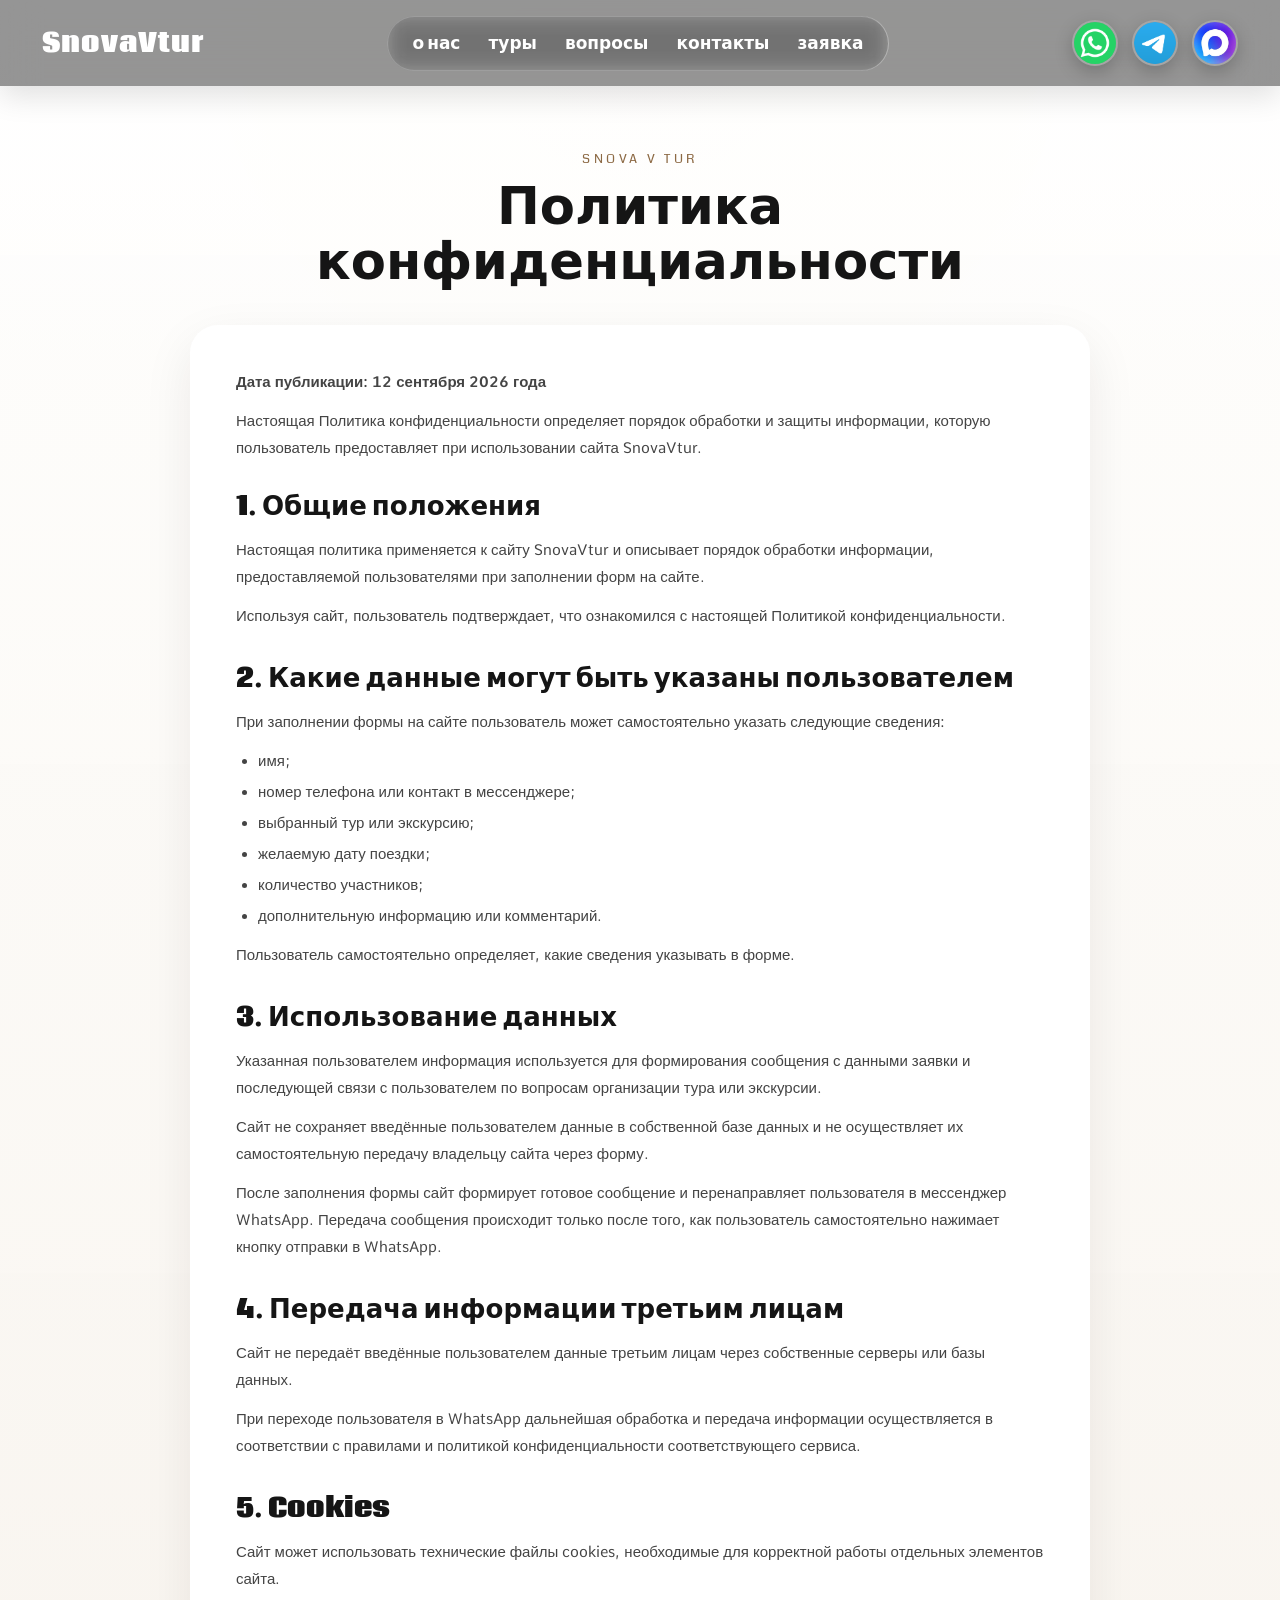
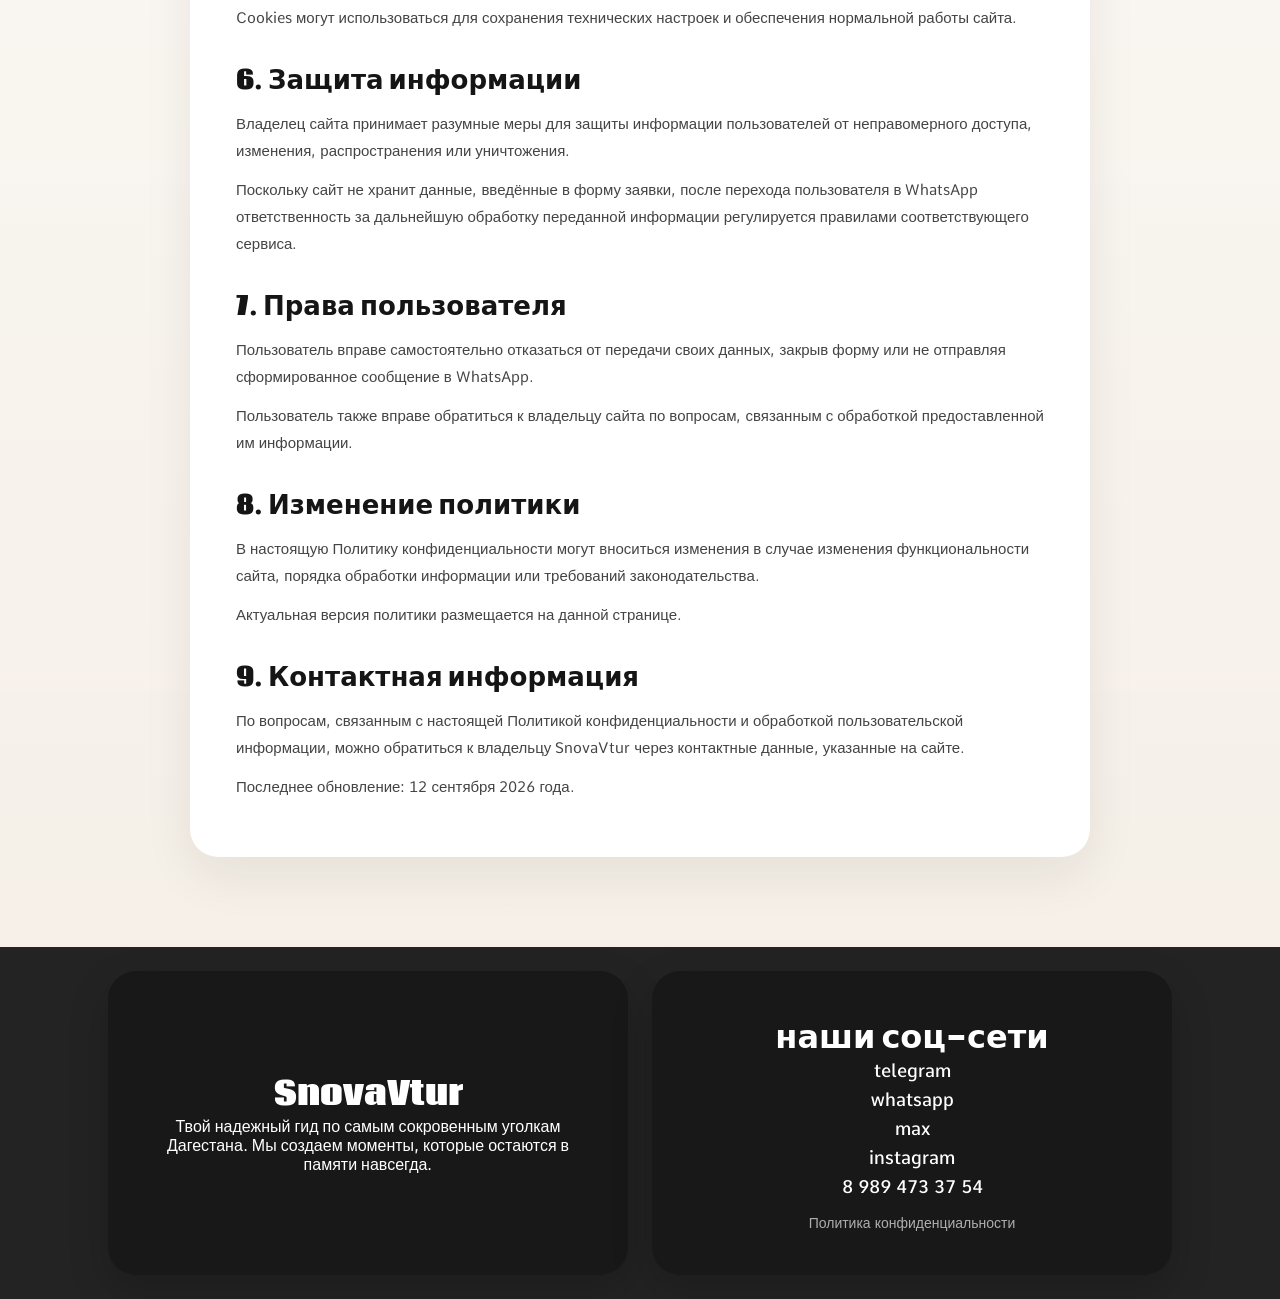
<file: privacy.html>
<!DOCTYPE html>
<html lang="ru">
<head>
    <meta charset="UTF-8">
    <meta name="viewport" content="width=device-width, initial-scale=1.0">
    <title>Политика конфиденциальности — SnovaVtur</title>
    <meta name="description" content="Политика конфиденциальности сайта SnovaVtur — порядок обработки и защиты информации пользователей.">
    <link rel="icon" type="image/svg+xml" href="favicon.svg">
    <link rel="stylesheet" href="style.css">
    <link rel="stylesheet" href="modal.css">
    <link rel="preconnect" href="https://fonts.googleapis.com">
    <link rel="preconnect" href="https://fonts.gstatic.com" crossorigin>
    <link href="https://fonts.googleapis.com/css2?family=Great+Vibes&display=swap" rel="stylesheet">
    <link rel="preconnect" href="https://fonts.googleapis.com">
    <link rel="preconnect" href="https://fonts.gstatic.com" crossorigin>
    <link href="https://fonts.googleapis.com/css2?family=Orelega+One&display=swap" rel="stylesheet">
    <link rel="preconnect" href="https://fonts.googleapis.com">
    <link rel="preconnect" href="https://fonts.gstatic.com" crossorigin>
    <link href="https://fonts.googleapis.com/css2?family=Coda:wght@400;700;800&display=swap" rel="stylesheet">
    <link rel="preconnect" href="https://fonts.googleapis.com">
    <link rel="preconnect" href="https://fonts.gstatic.com" crossorigin>
    <link href="https://fonts.googleapis.com/css2?family=Comme:wght@100..900&display=swap" rel="stylesheet">
</head>
<body>
    <header id="header">
        <a href="index.html">SnovaVtur</a>
        <button class="burger" type="button" aria-label="Открыть меню" aria-expanded="false">
            <span></span>
            <span></span>
            <span></span>
        </button>
        <div class="header-div1">
            <a href="index.html#about">о нас</a>
            <a href="index.html#turi">туры</a>
            <a href="index.html#questions">вопросы</a>
            <a href="index.html#footer">контакты</a>
            <a href="#" data-booking-open>заявка</a>
        </div>
        <div class="header-div2">
            <a href="https://wa.me/79894733754" target="_blank"><img src="img/Whatsapp.png" alt="WhatsApp"></a>
            <a href="https://t.me/Gabbar_Han" target="_blank"><img src="img/Telegram.png" alt="Telegram"></a>
            <a href="https://max.ru/u/f9LHodD0cOI4b3SwYSdN_EWwCpvfoghLmBJbnFuvf1nrCDXVqdGEyd-Ysb4" target="_blank"><img src="img/max.png" alt="Max"></a>
        </div>
    </header>

    <main>
        <section class="privacy">
            <div class="privacy-wrap">
                <div class="section-heading">
                    <p>snova v tur</p>
                    <h2>Политика конфиденциальности</h2>
                </div>
                <article class="privacy-card">
                    <p class="privacy-date">Дата публикации: 12 сентября 2026 года</p>
                    <p class="privacy-lead">Настоящая Политика конфиденциальности определяет порядок обработки и защиты информации, которую пользователь предоставляет при использовании сайта SnovaVtur.</p>

                    <h3>1. Общие положения</h3>
                    <p>Настоящая политика применяется к сайту SnovaVtur и описывает порядок обработки информации, предоставляемой пользователями при заполнении форм на сайте.</p>
                    <p>Используя сайт, пользователь подтверждает, что ознакомился с настоящей Политикой конфиденциальности.</p>

                    <h3>2. Какие данные могут быть указаны пользователем</h3>
                    <p>При заполнении формы на сайте пользователь может самостоятельно указать следующие сведения:</p>
                    <ul>
                        <li>имя;</li>
                        <li>номер телефона или контакт в мессенджере;</li>
                        <li>выбранный тур или экскурсию;</li>
                        <li>желаемую дату поездки;</li>
                        <li>количество участников;</li>
                        <li>дополнительную информацию или комментарий.</li>
                    </ul>
                    <p>Пользователь самостоятельно определяет, какие сведения указывать в форме.</p>

                    <h3>3. Использование данных</h3>
                    <p>Указанная пользователем информация используется для формирования сообщения с данными заявки и последующей связи с пользователем по вопросам организации тура или экскурсии.</p>
                    <p>Сайт не сохраняет введённые пользователем данные в собственной базе данных и не осуществляет их самостоятельную передачу владельцу сайта через форму.</p>
                    <p>После заполнения формы сайт формирует готовое сообщение и перенаправляет пользователя в мессенджер WhatsApp. Передача сообщения происходит только после того, как пользователь самостоятельно нажимает кнопку отправки в WhatsApp.</p>

                    <h3>4. Передача информации третьим лицам</h3>
                    <p>Сайт не передаёт введённые пользователем данные третьим лицам через собственные серверы или базы данных.</p>
                    <p>При переходе пользователя в WhatsApp дальнейшая обработка и передача информации осуществляется в соответствии с правилами и политикой конфиденциальности соответствующего сервиса.</p>

                    <h3>5. Cookies</h3>
                    <p>Сайт может использовать технические файлы cookies, необходимые для корректной работы отдельных элементов сайта.</p>
                    <p>Cookies могут использоваться для сохранения технических настроек и обеспечения нормальной работы сайта.</p>

                    <h3>6. Защита информации</h3>
                    <p>Владелец сайта принимает разумные меры для защиты информации пользователей от неправомерного доступа, изменения, распространения или уничтожения.</p>
                    <p>Поскольку сайт не хранит данные, введённые в форму заявки, после перехода пользователя в WhatsApp ответственность за дальнейшую обработку переданной информации регулируется правилами соответствующего сервиса.</p>

                    <h3>7. Права пользователя</h3>
                    <p>Пользователь вправе самостоятельно отказаться от передачи своих данных, закрыв форму или не отправляя сформированное сообщение в WhatsApp.</p>
                    <p>Пользователь также вправе обратиться к владельцу сайта по вопросам, связанным с обработкой предоставленной им информации.</p>

                    <h3>8. Изменение политики</h3>
                    <p>В настоящую Политику конфиденциальности могут вноситься изменения в случае изменения функциональности сайта, порядка обработки информации или требований законодательства.</p>
                    <p>Актуальная версия политики размещается на данной странице.</p>

                    <h3>9. Контактная информация</h3>
                    <p>По вопросам, связанным с настоящей Политикой конфиденциальности и обработкой пользовательской информации, можно обратиться к владельцу SnovaVtur через контактные данные, указанные на сайте.</p>
                    <p>Последнее обновление: 12 сентября 2026 года.</p>
                </article>
            </div>
        </section>
    </main>

    <footer id="footer">
        <div class="footer-div1">
            <h1>SnovaVtur</h1>
            <p>Твой надежный гид по самым сокровенным уголкам Дагестана. Мы создаем моменты, которые остаются в памяти навсегда.</p>
        </div>
        <div class="footer-div2">
            <h1>наши соц-сети</h1>
            <div>
                <a href="https://t.me/Gabbar_Han" target="_blank" class="mess">telegram</a>
                <a href="https://wa.me/79894733754" target="_blank" class="mess">whatsapp</a>
                <a href="https://max.ru/u/f9LHodD0cOI4b3SwYSdN_EWwCpvfoghLmBJbnFuvf1nrCDXVqdGEyd-Ysb4" target="_blank" class="mess">max</a>
                <a href="https://www.instagram.com/snova_v_tur" target="_blank" class="mess">instagram</a>
                <a href="tel:+79894733754" class="number">8 989 473 37 54</a>
                <a href="privacy.html" class="footer-privacy">Политика конфиденциальности</a>
            </div>
        </div>
    </footer>

    <!-- Модальное окно заявки -->
    <div class="modal-overlay" id="bookingModal" aria-hidden="true">
      <div class="modal" role="dialog" aria-modal="true" aria-labelledby="bookingTitle">
        <button class="modal-close" type="button" aria-label="Закрыть">&times;</button>
        <h2 id="bookingTitle">Заявка на бронирование</h2>
        <p class="modal-sub">Оставьте заявку — мы подберём даты, ответим на вопросы и забронируем вам места.</p>
        <form id="bookingForm" novalidate>
          <p class="modal-error" id="bookingError">Заполните имя и контакты, чтобы мы могли с вами связаться.</p>
          <label>
            <span>Ваше имя</span>
            <input type="text" name="name" placeholder="Иван" required>
          </label>
          <label>
            <span>Телефон или Telegram</span>
            <input type="text" name="contact" placeholder="+7 900 000-00-00" required>
          </label>
          <label>
            <span>Тур или экскурсия</span>
            <select name="tour">
              <option value="">Выберите маршрут</option>
              <option>5-дневный классический тур</option>
              <option>Экспресс-тур в Дагестан (3 дня)</option>
              <option>Горы и море (7 дней)</option>
              <option>Молодёжный тур (5 дней)</option>
              <option>Экскурсия: Дербент и экраноплан Лунь</option>
              <option>Экскурсия: Гоор и Язык Тролля</option>
              <option>Экскурсия: Самурский лес и Хучнинский водопад</option>
              <option>Экскурсия: Сулакский каньон и бархан Сарыкум</option>
              <option>Экскурсия: Хунзах, Матлас и водопады</option>
              <option>Экскурсия: Экскурсия по Махачкале</option>
            </select>
          </label>
          <div class="modal-row">
            <label>
              <span>Дата поездки</span>
              <input type="date" name="date">
            </label>
            <label>
              <span>Количество людей</span>
              <input type="number" name="people" min="1" max="20" placeholder="1">
            </label>
          </div>
          <label>
            <span>Комментарий</span>
            <textarea name="comment" rows="3" placeholder="Ваши пожелания и вопросы"></textarea>
          </label>
          <label class="modal-consent">
            <input type="checkbox" name="consent" required>
            <span>Нажимая кнопку, вы соглашаетесь с <a href="privacy.html" target="_blank" rel="noopener">Политикой конфиденциальности</a></span>
          </label>
          <button type="submit" class="modal-submit">Отправить заявку</button>
          <p class="modal-success" id="bookingSuccess">Спасибо! Ваша заявка принята — мы свяжемся с вами в ближайшее время.</p>
        </form>
      </div>
    </div>

    <script src="script.js"></script>
    <script src="modal.js"></script>
</body>
</html>
</file>
<file: style.css>
body {
  padding: 0;
  margin: 0;
  background: #f4efe8;
}

* {
  margin: 0;
  padding: 0;
  box-sizing: border-box;
}

html {
  scroll-behavior: smooth;
}

body::before {
  content: "";
  position: fixed;
  inset: 0;
  background:
    radial-gradient(circle at top, rgba(255, 136, 0, 0.08), transparent 40%),
    linear-gradient(180deg, #faf7f2 0%, #f4efe8 100%);
  pointer-events: none;
  z-index: -1;
}

img {
  display: block;
  max-width: 100%;
}

section {
  scroll-margin-top: 100px;
}

header {
  display: flex;
  width: 100%;
  min-height: 86px;
  align-items: center;
  justify-content: space-between;
  gap: 20px;
  padding: 14px 42px;
  position: fixed;
  top: 0;
  left: 0;
  z-index: 1000;
  background: rgba(22, 22, 22, 0.45);
  backdrop-filter: blur(18px);
  box-shadow: 0 10px 30px rgba(0, 0, 0, 0.12);
}

header > a {
  font-size: 26px;
  font-weight: 700;
  text-decoration: none;
  cursor: pointer;
  font-family: "Coda", system-ui;
  color: white;
  letter-spacing: 1px;
}

.header-div1 {
  display: flex;
  align-items: center;
  justify-content: center;
  gap: 28px;
  padding: 14px 24px;
  background: rgba(255, 255, 255, 0.14);
  backdrop-filter: blur(10px);
  border: 1px solid rgba(255, 255, 255, 0.18);
  border-radius: 999px;
}

.header-div1 a {
  font-family: "Coda", system-ui;
  font-weight: 700;
  text-decoration: none;
  color: rgb(255, 255, 255);
  font-size: 17px;
  transition: 0.2s;
}

.header-div1 a:hover,
header > a:hover,
.header-div2 a:hover {
  color: #ffb04c;
}

.header-div2 {
  display: flex;
  gap: 14px;
}

.header-div2 img {
  width: 46px;
  height: 46px;
  border-radius: 50%;
  border: 2px solid rgba(255, 255, 255, 0.16);
  box-shadow: 0 6px 18px rgba(0, 0, 0, 0.22);
  transition: transform 0.2s;
}

.header-div2 a:hover img {
  transform: translateY(-2px) scale(1.04);
}

.burger {
  display: none;
  width: 48px;
  height: 48px;
  border: 1px solid rgba(255, 255, 255, 0.18);
  border-radius: 14px;
  background: rgba(255, 255, 255, 0.1);
  align-items: center;
  justify-content: center;
  flex-direction: column;
  gap: 5px;
  cursor: pointer;
}

.burger span {
  width: 22px;
  height: 2px;
  background: white;
  border-radius: 999px;
  transition: 0.25s;
}

.burger.active span:nth-child(1) {
  transform: translateY(7px) rotate(45deg);
}

.burger.active span:nth-child(2) {
  opacity: 0;
}

.burger.active span:nth-child(3) {
  transform: translateY(-7px) rotate(-45deg);
}

.hero {
  width: 100%;
  min-height: 100vh;
  position: relative;
  overflow: hidden;
}

.hero::after {
  content: "";
  position: absolute;
  inset: 0;
  background: linear-gradient(
    180deg,
    rgba(16, 16, 16, 0.22),
    rgba(16, 16, 16, 0.56)
  );
  z-index: 1;
}

.hero-bg {
  position: absolute;
  top: 0;
  left: 0;
  width: 100%;
  height: 100%;
  object-fit: cover;
  filter: saturate(1.1) contrast(1.05);
  transform: scale(1.04);
  z-index: 0;
}

.hero-content {
  position: relative;
  z-index: 2;
  min-height: 100vh;
  display: flex;
  flex-direction: column;
  align-items: center;
  justify-content: center;
  gap: 16px;
  text-align: center;
  color: white;
  padding: 120px 20px 80px;
}

.hero-tag {
  font-family: "Coda", system-ui;
  letter-spacing: 0.32em;
  text-transform: uppercase;
  font-size: 13px;
  color: rgba(255, 255, 255, 0.82);
}

.hero h3 {
  text-shadow: 0px 0px 30px rgba(0, 0, 0, 0.8);
  font-family: "Great Vibes";
  font-size: clamp(58px, 10vw, 110px);
  line-height: 0.9;
}

.hero h4 {
  text-shadow: 0px 0px 30px rgba(0, 0, 0, 0.8);
  font-weight: 300;
  font-family: "Orelega One";
  font-size: clamp(54px, 9vw, 108px);
  line-height: 0.95;
  color: #ff9500;
}

.hero-subtitle {
  max-width: 720px;
  font-family: "Comme", sans-serif;
  font-size: 20px;
  line-height: 1.6;
  color: rgba(255, 255, 255, 0.92);
}

.hero a {
  display: inline-flex;
  align-items: center;
  justify-content: center;
  min-width: 280px;
  height: 70px;
  padding: 0 32px;
  border-radius: 999px;
  font-family: "Coda", system-ui;
  font-weight: 700;
  font-size: 22px;
  color: white;
  background: linear-gradient(135deg, #ff8800, #ffb347);
  margin-top: 8px;
  text-decoration: none;
  box-shadow: 0 18px 40px rgba(255, 136, 0, 0.35);
  transition: 0.25s;
}

.hero a:hover {
  transform: translateY(-2px);
  color: #ff8800;
  background: white;
}

.about,
.turi,
.questions,
footer {
  position: relative;
  z-index: 1;
}

.about,
.turi,
.questions {
  padding: 90px 0;
}

.about {
  background: linear-gradient(
    180deg,
    rgba(255, 255, 255, 0.72),
    rgba(255, 255, 255, 0.94)
  );
}

.section-heading {
  width: min(1180px, calc(100% - 40px));
  margin: 0 auto 34px;
  text-align: center;
  font-family: "Coda", system-ui;
}

.section-heading p {
  text-transform: uppercase;
  letter-spacing: 0.26em;
  font-size: 13px;
  color: #8d6a45;
  margin-bottom: 12px;
}

.section-heading h2 {
  font-size: clamp(32px, 4vw, 56px);
  line-height: 1.08;
  color: #151515;
}

.section-heading-light p {
  color: rgba(255, 255, 255, 0.7);
}

.section-heading-light h2 {
  color: white;
}

.about-content {
  width: min(1320px, calc(100% - 40px));
  margin: 0 auto;
  display: grid;
  grid-template-columns: 0.9fr 1.2fr 0.9fr;
  gap: 24px;
  align-items: stretch;
}

.about-card,
.about-text,
.about-imgdiv {
  border-radius: 28px;
  overflow: hidden;
  box-shadow: 0 18px 50px rgba(34, 24, 16, 0.08);
}

.about-card-large {
  min-height: 560px;
}

.about-img1,
.about-img2,
.about-img3 {
  width: 100%;
  height: 100%;
  object-fit: cover;
}

.about-imgdiv {
  display: grid;
  grid-template-rows: 1fr 1fr;
  gap: 18px;
  background: transparent;
}

.about-text {
  background: rgba(255, 255, 255, 0.9);
  border: 1px solid rgba(255, 255, 255, 0.7);
  padding: 34px;
  display: flex;
  flex-direction: column;
  justify-content: center;
  text-align: left;
}

.about-text h1 {
  font-size: clamp(28px, 3vw, 42px);
  font-family: "Coda", system-ui;
  font-weight: 800;
  margin-bottom: 16px;
}

.about-text h2 {
  color: #ff8800;
  font-size: clamp(18px, 2vw, 24px);
  font-family: "Coda", system-ui;
  font-weight: 700;
  margin-bottom: 18px;
}

.about-text p {
  font-size: 15px;
  line-height: 1.8;
  font-family: "Comme", sans-serif;
  color: #414141;
  margin-top: 12px;
}

.about-highlights {
  display: flex;
  flex-wrap: wrap;
  gap: 12px;
  margin-top: 24px;
}

.about-highlights span,
.turi-intro,
.questions-div2 p,
.questions-div2 a,
.footer-div1 p,
.footer-div2 a,
.footer-div2 p {
  font-family: "Comme", sans-serif;
}

.about-highlights span {
  padding: 10px 16px;
  border-radius: 999px;
  background: rgba(255, 136, 0, 0.1);
  color: #b85f00;
  font-weight: 700;
}

.turi {
  background: linear-gradient(180deg, #2f2f2f 0%, #3c3a38 100%);
  color: white;
}

.turi-intro {
  width: min(900px, calc(100% - 40px));
  margin: 0 auto 24px;
  text-align: center;
  color: rgba(255, 255, 255, 0.82);
  font-size: 16px;
  line-height: 1.7;
}

.card-1 {
  font-family: "Comme", sans-serif;
  font-weight: 700;
  width: 100%;
  height: 100%;
  background: rgba(255, 255, 255, 0.96);
  color: black;
  border-radius: 26px;
  overflow: hidden;
  box-shadow: 0 18px 40px rgba(0, 0, 0, 0.18);
  transition: 0.25s;
}

.card-1:hover {
  transform: translateY(-6px);
}

.card-1 img {
  object-fit: cover;
  object-position: center;
  width: 100%;
  height: 220px;
}

.card-text-1 {
  min-height: 170px;
  padding: 20px 22px 14px;
}

.card-text-1 h1 {
  font-size: 20px;
  margin-bottom: 10px;
}

.card-text-1 p {
  font-size: 13px;
  line-height: 1.65;
  color: rgb(57, 57, 57);
}

.card-text-2 {
  display: flex;
  align-items: center;
  justify-content: space-between;
  gap: 14px;
  padding: 16px 22px 22px;
  border-top: 1px solid #ece6de;
}

.card-text-2 p {
  font-size: 14px;
  line-height: 1.4;
}

.card-text-2 span {
  color: #7d7d7d;
  font-size: 12px;
}

.card-text-2 a {
  font-family: "Coda", system-ui;
  font-weight: 700;
  color: white;
  background: linear-gradient(135deg, #ff8800, #ffb347);
  display: inline-flex;
  align-items: center;
  justify-content: center;
  min-width: 140px;
  height: 44px;
  border-radius: 999px;
  text-decoration: none;
  transition: 0.2s;
}

.card-text-2 a:hover {
  color: #ff8800;
  background: white;
  outline: 2px solid #ff8800;
}

.include-grid {
  display: grid;
  grid-template-columns: repeat(auto-fit, minmax(220px, 1fr));
  gap: 20px;
}

.include-card {
  background: white;
  border-radius: 24px;
  padding: 24px;
  box-shadow: 0 16px 36px rgba(0, 0, 0, 0.08);
}

.include-card h3 {
  font-family: "Coda", system-ui;
  font-size: 20px;
  margin-bottom: 10px;
}

.include-card p {
  line-height: 1.8;
  color: #454545;
}

.turi-grid {
  width: min(1320px, calc(100% - 40px));
  display: grid;
  grid-template-columns: repeat(3, minmax(0, 1fr));
  gap: 22px;
  margin: 0 auto 20px;
}

.card-1 {
  display: block;
}

.hide {
  display: none;
}

.filter-buttons {
  margin: 0 auto 28px;
  display: flex;
  gap: 10px;
  justify-content: center;
  flex-wrap: wrap;
}

.filter-buttons button,
.filter-btn {
  padding: 12px 22px;
  cursor: pointer;
  background: rgba(255, 255, 255, 0.08);
  color: white;
  border: 1px solid rgba(255, 255, 255, 0.18);
  border-radius: 999px;
  transition: 0.25s;
}

.filter-buttons button:hover,
.filter-btn.active {
  color: #ff8800;
  background-color: white;
}

.questions {
  font-weight: 700;
  font-family: "Comme", sans-serif;
  width: 100%;
  background: linear-gradient(
    180deg,
    rgba(255, 255, 255, 0.94),
    rgba(245, 239, 232, 0.96)
  );
}

.questions-div1 {
  width: min(1320px, calc(100% - 40px));
  margin: 0 auto;
  display: grid;
  grid-template-columns: 1.2fr 0.9fr;
  gap: 40px;
  align-items: start;
}

.qs-text1 {
  background: white;
  border-radius: 28px;
  padding: 34px;
  box-shadow: 0 18px 50px rgba(34, 24, 16, 0.08);
}

.qs-text1 p {
  font-weight: 500;
  font-size: 16px;
  margin: 10px 0;
  line-height: 1.8;
  color: #444;
}

.qs-text1 h1,
.qs-text2 h1 {
  font-family: "Coda", system-ui;
  margin-bottom: 24px;
  font-size: 34px;
}

.qs-text2 {
  display: flex;
  flex-direction: column;
  gap: 18px;
}

.accordion {
  width: 100%;
  background: white;
  border-radius: 20px;
  padding: 0 22px;
  box-shadow: 0 16px 40px rgba(34, 24, 16, 0.07);
  cursor: pointer;
}

.accordion-header {
  display: flex;
  justify-content: space-between;
  align-items: center;
  margin-top: 0;
  padding: 22px 0;
  font-weight: bold;
  font-size: 18px;
  gap: 16px;
}

.accordion-header span {
  line-height: 1.5;
}

.icon {
  width: 20px;
  height: 20px;
  position: relative;
  transition: transform 0.3s ease;
  flex-shrink: 0;
}

.icon::before,
.icon::after {
  content: "";
  position: absolute;
  background-color: #333;
  top: 50%;
  left: 0;
  width: 100%;
  height: 2px;
}

.icon::after {
  transform: rotate(90deg);
}

.accordion.active .icon {
  transform: rotate(45deg);
}

.accordion-content {
  font-weight: 500;
  color: #5a5a5a;
  max-height: 0;
  overflow: hidden;
  transition: max-height 0.3s ease-out;
}

.accordion-content p {
  padding-bottom: 20px;
  line-height: 1.7;
}

.accordion.active .accordion-content {
  max-height: 500px;
}

.questions-div2 {
  width: min(1320px, calc(100% - 40px));
  margin: 40px auto 0;
  display: flex;
  flex-direction: column;
  align-items: center;
  text-align: center;
  font-size: 22px;
}

.questions-div2 p {
  line-height: 1.6;
  color: #333;
}

.questions-div2 a {
  text-decoration: none;
  color: rgb(255, 255, 255);
  margin-top: 26px;
  background: linear-gradient(135deg, #ff8800, #ffb347);
  display: flex;
  align-items: center;
  justify-content: center;
  width: 350px;
  height: 60px;
  border-radius: 999px;
  transition: 0.2s;
  font-size: 18px;
}

.questions-div2 a:hover {
  color: #ff8800;
  background-color: white;
  outline: 2px solid #ff8800;
}

.poloska {
  background: linear-gradient(90deg, transparent, #333, transparent);
  width: min(1500px, 100%);
  height: 1px;
}

footer {
  background: #232323;
  display: flex;
  justify-content: center;
  gap: 24px;
  padding: 24px 20px;
  width: 100%;
  color: white;
  font-family: "Coda", system-ui;
  font-weight: 700;
}

footer a {
  font-weight: 500;
}

footer p {
  font-weight: 500;
}

.footer-div1,
.footer-div2 {
  background: #181818;
  width: min(520px, 100%);
  border-radius: 28px;
  display: flex;
  flex-direction: column;
  align-items: center;
  justify-content: center;
  padding: 44px;
  text-align: center;
  box-shadow: 0 16px 40px rgba(0, 0, 0, 0.18);
}

.footer-div2 div {
  display: flex;
  flex-direction: column;
  align-items: center;
  justify-content: center;
  gap: 8px;
}

.footer-div2 a {
  text-decoration: none;
  color: white;
  font-size: 18px;
  transition: 0.2s;
}

.footer-div2 a:hover {
  color: #ff8800;
}

.footer-privacy {
  margin-top: 10px;
  font-size: 14px !important;
  color: rgba(255, 255, 255, 0.65) !important;
  text-decoration: underline;
  text-underline-offset: 3px;
}

.footer-privacy:hover {
  color: #ff8800 !important;
}

/* ===== Страница политики конфиденциальности ===== */
.privacy {
  padding: 150px 0 90px;
  background: linear-gradient(
    180deg,
    rgba(255, 255, 255, 0.94),
    rgba(245, 239, 232, 0.96)
  );
  position: relative;
  z-index: 1;
}

.privacy-wrap {
  width: min(900px, calc(100% - 40px));
  margin: 0 auto;
}

.privacy-card {
  background: white;
  border-radius: 28px;
  padding: 44px 46px;
  box-shadow: 0 18px 50px rgba(34, 24, 16, 0.08);
}

.privacy-date {
  font-family: "Comme", sans-serif;
  font-size: 14px;
  font-weight: 600;
  color: #8d6a45;
  margin-bottom: 18px;
}

.privacy-lead {
  font-family: "Comme", sans-serif;
  font-size: 17px;
  line-height: 1.8;
  color: #333;
  margin-bottom: 10px;
}

.privacy-card h3 {
  font-family: "Coda", system-ui;
  font-size: clamp(20px, 2.4vw, 26px);
  color: #151515;
  margin: 30px 0 12px;
}

.privacy-card h3:first-of-type {
  margin-top: 26px;
}

.privacy-card p {
  font-family: "Comme", sans-serif;
  font-size: 15px;
  line-height: 1.8;
  color: #444;
  margin-bottom: 12px;
}

.privacy-card ul {
  margin: 12px 0 12px 22px;
  font-family: "Comme", sans-serif;
  font-size: 15px;
  line-height: 1.8;
  color: #444;
}

.privacy-card ul li {
  margin-bottom: 4px;
}

@media (max-width: 1200px) {
  .about-content,
  .questions-div1,
  .turi-grid {
    grid-template-columns: 1fr;
  }

  .about-card-large,
  .about-imgdiv {
    min-height: 320px;
  }

  .about-imgdiv {
    grid-template-rows: repeat(2, 220px);
  }
}

@media (max-width: 900px) {
  header {
    padding: 12px 18px;
    flex-wrap: wrap;
    justify-content: space-around;
  }

  .header-div1 {
    order: 3;
    width: 100%;
    flex-wrap: wrap;
    border-radius: 24px;
    padding: 12px 16px;
  }

  .hero-subtitle {
    font-size: 16px;
  }

  .about,
  .turi,
  .questions {
    padding: 70px 0;
  }

  .card-1 img {
    height: 240px;
  }

  footer {
    flex-direction: column;
    align-items: center;
  }
}

@media (max-width: 560px) {
  header > a {
    font-size: 22px;
  }

  .burger {
    display: inline-flex;
  }

  .header-div1 {
    visibility: hidden;
    opacity: 0;
    transform: translateY(-8px);
    transition: visibility 0.25s, opacity 0.25s, transform 0.25s;
    position: absolute;
    top: calc(100% + 10px);
    left: 16px;
    right: 16px;
    width: auto;
    flex-direction: column;
    align-items: flex-start;
    gap: 14px;
    padding: 18px;
    border-radius: 22px;
    background: rgba(22, 22, 22, 0.95);
    border: 1px solid rgba(255, 255, 255, 0.12);
    box-shadow: 0 18px 40px rgba(0, 0, 0, 0.2);
  }

  .header-div1.open {
    visibility: visible;
    opacity: 1;
    transform: translateY(0);
  }

  .header-div1 a {
    width: 100%;
  }

  .header-div2 {
    display: none;
  }

  .header-div2 img {
    width: 38px;
    height: 38px;
  }

  .hero-content {
    padding-top: 140px;
  }

  .hero a,
  .questions-div2 a {
    width: 100%;
    max-width: 320px;
  }

  .about-text,
  .qs-text1,
  .privacy-card {
    padding: 24px 18px;
  }

  .privacy {
    padding: 130px 0 60px;
  }

  .card-text-2 {
    flex-direction: column;
    align-items: flex-start;
  }

  .card-text-2 a {
    width: 100%;
  }
}
</file>
<file: modal.css>
/* ===== Модальное окно заявки ===== */
.modal-overlay {
  position: fixed;
  inset: 0;
  z-index: 2000;
  background: rgba(16, 16, 16, 0.6);
  backdrop-filter: blur(6px);
  display: flex;
  align-items: center;
  justify-content: center;
  padding: 20px;
  opacity: 0;
  visibility: hidden;
  transition: opacity 0.25s ease, visibility 0.25s ease;
}

.modal-overlay.open {
  opacity: 1;
  visibility: visible;
}

.modal {
  position: relative;
  width: min(540px, 100%);
  max-height: 90vh;
  overflow-y: auto;
  background: #fbf8f3;
  border-radius: 28px;
  padding: 36px 34px 30px;
  box-shadow: 0 30px 80px rgba(0, 0, 0, 0.35);
  transform: translateY(16px) scale(0.98);
  transition: transform 0.25s ease;
}

.modal-overlay.open .modal {
  transform: translateY(0) scale(1);
}

.modal-close {
  position: absolute;
  top: 16px;
  right: 16px;
  width: 40px;
  height: 40px;
  border: none;
  border-radius: 50%;
  background: rgba(0, 0, 0, 0.05);
  color: #333;
  font-size: 24px;
  line-height: 1;
  cursor: pointer;
  transition: 0.2s;
}

.modal-close:hover {
  background: #ff8800;
  color: white;
}

.modal h2 {
  font-family: "Coda", system-ui;
  font-size: 30px;
  color: #151515;
  margin-bottom: 8px;
  padding-right: 44px;
}

.modal-sub {
  font-family: "Comme", sans-serif;
  font-size: 14px;
  line-height: 1.7;
  color: #666;
  margin-bottom: 24px;
}

#bookingForm label {
  display: block;
  margin-bottom: 16px;
  font-family: "Comme", sans-serif;
}

#bookingForm label > span {
  display: block;
  font-size: 13px;
  font-weight: 600;
  color: #444;
  margin-bottom: 6px;
}

#bookingForm input,
#bookingForm select,
#bookingForm textarea {
  width: 100%;
  font-family: "Comme", sans-serif;
  font-size: 15px;
  color: #222;
  background: white;
  border: 1px solid #e4ddd3;
  border-radius: 14px;
  padding: 13px 16px;
  outline: none;
  transition: border-color 0.2s, box-shadow 0.2s;
}

#bookingForm input:focus,
#bookingForm select:focus,
#bookingForm textarea:focus {
  border-color: #ff8800;
  box-shadow: 0 0 0 3px rgba(255, 136, 0, 0.15);
}

#bookingForm textarea {
  resize: vertical;
}

.modal-row {
  display: grid;
  grid-template-columns: 1fr 1fr;
  gap: 12px;
}

#bookingForm .modal-consent {
  display: flex;
  gap: 10px;
  align-items: flex-start;
  margin: 2px 0 18px;
  cursor: pointer;
}

#bookingForm .modal-consent input {
  width: 18px;
  height: 18px;
  flex-shrink: 0;
  margin-top: 1px;
  padding: 0;
  background: transparent;
  border: none;
  accent-color: #ff8800;
  cursor: pointer;
}

#bookingForm .modal-consent > span {
  display: inline;
  font-size: 13px;
  font-weight: 400;
  line-height: 1.6;
  color: #5a5a5a;
  margin-bottom: 0;
}

#bookingForm .modal-consent a {
  color: #b85f00;
  font-weight: 600;
}

#bookingForm .modal-consent a:hover {
  color: #ff8800;
}

.modal-submit {
  width: 100%;
  height: 56px;
  border: none;
  border-radius: 999px;
  background: linear-gradient(135deg, #ff8800, #ffb347);
  color: white;
  font-family: "Coda", system-ui;
  font-weight: 700;
  font-size: 18px;
  cursor: pointer;
  transition: 0.2s;
  box-shadow: 0 14px 30px rgba(255, 136, 0, 0.3);
}

.modal-submit:hover {
  transform: translateY(-2px);
}

.modal-submit:disabled {
  opacity: 0.6;
  cursor: default;
  transform: none;
}

.modal-error {
  display: none;
  margin-bottom: 14px;
  color: #d0342c;
  font-family: "Comme", sans-serif;
  font-size: 13px;
  font-weight: 500;
}

.modal-error.show {
  display: block;
}

.modal-success {
  display: none;
  margin-top: 16px;
  padding: 14px 16px;
  border-radius: 14px;
  background: rgba(46, 160, 67, 0.1);
  color: #1e7a2e;
  font-family: "Comme", sans-serif;
  font-size: 15px;
  line-height: 1.6;
  font-weight: 600;
}

.modal-success.show {
  display: block;
}

.booking-total {
  display: flex;
  justify-content: space-between;
  align-items: center;
  gap: 12px;
  flex-wrap: wrap;
  padding: 14px 18px;
  margin-bottom: 16px;
  border-radius: 14px;
  background: rgba(255, 136, 0, 0.1);
  font-family: "Comme", sans-serif;
  font-size: 15px;
  font-weight: 600;
  color: #b85f00;
}

.booking-total b {
  color: #151515;
  font-family: "Coda", system-ui;
  font-size: 17px;
}

.booking-total span {
  font-weight: 500;
  color: #8d6a45;
  font-size: 13px;
}

.booking-total:empty {
  display: none;
}

/* ===== Лайтбокс ===== */
.lightbox-overlay {
  position: fixed;
  inset: 0;
  z-index: 3000;
  background: rgba(16, 16, 16, 0.92);
  display: flex;
  align-items: center;
  justify-content: center;
  padding: 20px;
  opacity: 0;
  visibility: hidden;
  transition: opacity 0.25s ease, visibility 0.25s ease;
}

.lightbox-overlay.open {
  opacity: 1;
  visibility: visible;
}

.lightbox-figure {
  margin: 0;
  max-width: 100%;
  max-height: 90vh;
  display: flex;
  flex-direction: column;
  align-items: center;
}

.lightbox-figure img {
  max-width: min(1200px, 100%);
  max-height: 80vh;
  object-fit: contain;
  border-radius: 14px;
  box-shadow: 0 30px 80px rgba(0, 0, 0, 0.5);
  background: #111;
}

.lightbox-caption {
  margin-top: 14px;
  font-family: "Comme", sans-serif;
  font-size: 14px;
  color: rgba(255, 255, 255, 0.85);
  text-align: center;
}

.lightbox-close {
  position: absolute;
  top: 18px;
  right: 18px;
  width: 44px;
  height: 44px;
  border: none;
  border-radius: 50%;
  background: rgba(255, 255, 255, 0.12);
  color: white;
  font-size: 26px;
  line-height: 1;
  cursor: pointer;
  transition: 0.2s;
  display: flex;
  align-items: center;
  justify-content: center;
  padding: 0;
}

.lightbox-close:hover {
  background: #ff8800;
}

.lightbox-nav {
  position: absolute;
  top: 50%;
  transform: translateY(-50%);
  width: 52px;
  height: 52px;
  border: none;
  border-radius: 50%;
  background: rgba(255, 255, 255, 0.12);
  color: white;
  cursor: pointer;
  transition: 0.2s;
  display: flex;
  align-items: center;
  justify-content: center;
  padding: 0;
}

.lightbox-nav svg {
  display: block;
}

.lightbox-nav:hover {
  background: #ff8800;
}

.lightbox-prev {
  left: 18px;
}

.lightbox-next {
  right: 18px;
}

@media (max-width: 560px) {
  .lightbox-close {
    top: 12px;
    right: 12px;
    width: 38px;
    height: 38px;
    font-size: 22px;
  }
  .lightbox-nav {
    width: 42px;
    height: 42px;
    font-size: 26px;
  }
  .lightbox-prev {
    left: 8px;
  }
  .lightbox-next {
    right: 8px;
  }
  .lightbox-figure img {
    max-height: 68vh;
  }
}

.hero-actions {
  display: flex;
  flex-wrap: wrap;
  justify-content: center;
  align-items: center;
  gap: 14px;
  margin-top: 8px;
}

.hero-actions a {
  margin-top: 0;
}

.hero-actions a.btn-outline {
  background: transparent;
  border: 2px solid rgba(255, 255, 255, 0.75);
  box-shadow: none;
  color: white;
}

.hero-actions a.btn-outline:hover {
  background: white;
  border-color: white;
  color: #ff8800;
}

.cta-actions {
  display: flex;
  flex-wrap: wrap;
  justify-content: center;
  align-items: center;
  gap: 14px;
  margin-top: 4px;
}

.cta-actions a {
  margin: 0;
}

@media (max-width: 560px) {
  .modal {
    padding: 26px 20px 24px;
  }
  .modal-row {
    grid-template-columns: 1fr;
  }
  .hero-actions,
  .cta-actions {
    width: 100%;
    max-width: 320px;
    margin-left: auto;
    margin-right: auto;
  }
  .hero-actions a,
  .cta-actions a {
    width: 100%;
  }
}
</file>
